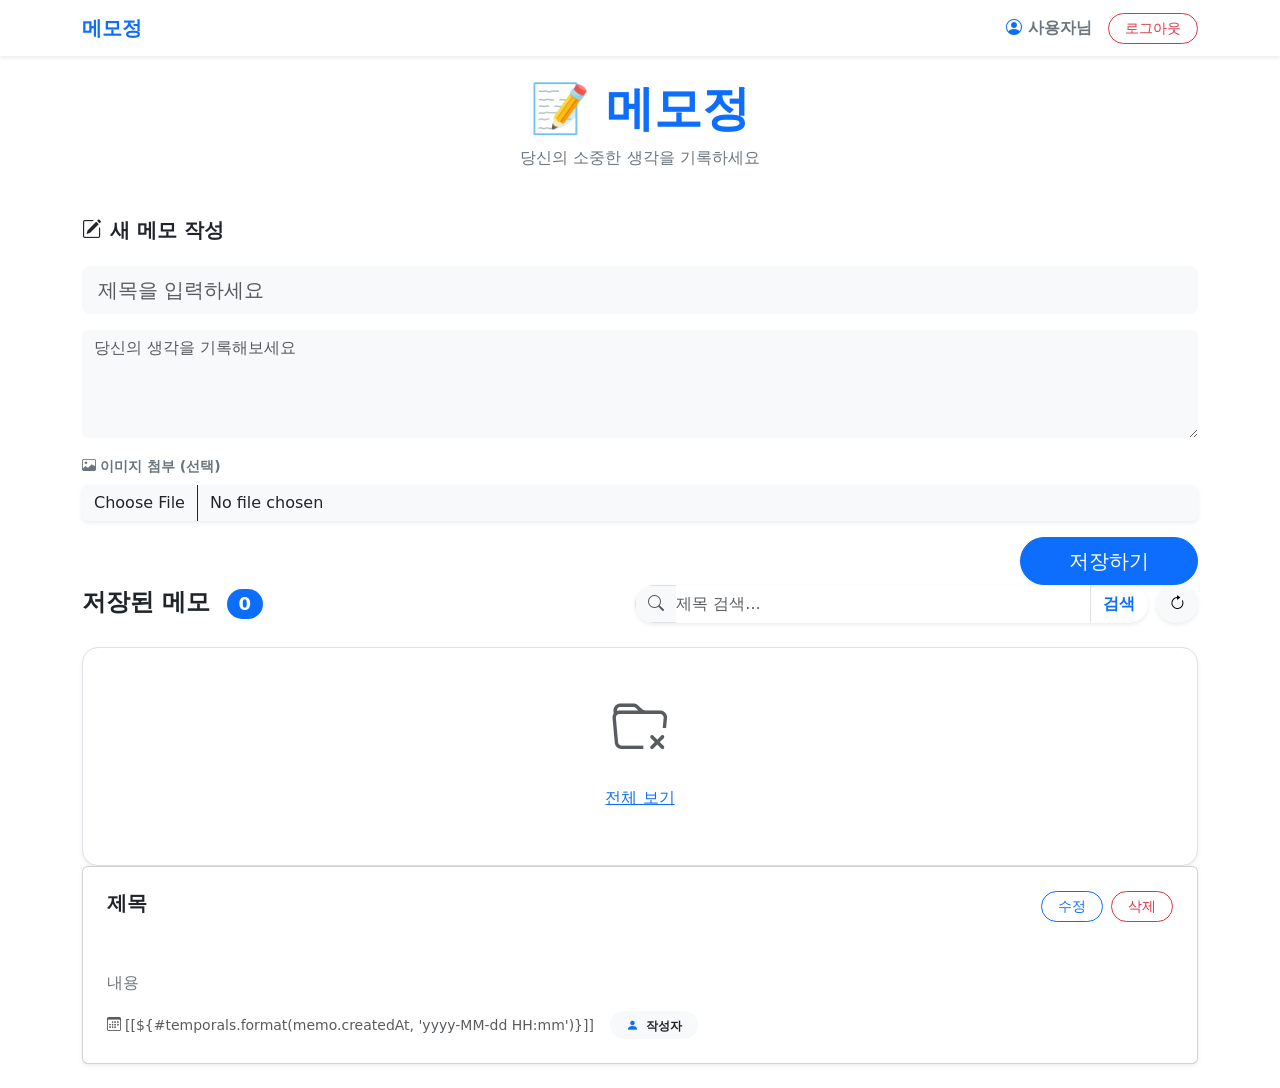
<file: src/main/resources/templates/index.html>
<!DOCTYPE html>
<html xmlns:th="http://www.thymeleaf.org">
<head>
    <meta charset="UTF-8">
    <meta name="viewport" content="width=device-width, initial-scale=1.0">
    <title>메모정</title>
    <link href="https://cdn.jsdelivr.net/npm/bootstrap@5.3.0/dist/css/bootstrap.min.css" rel="stylesheet">
    <link rel="stylesheet" href="https://cdn.jsdelivr.net/npm/bootstrap-icons@1.11.0/font/bootstrap-icons.css">
	<link rel="stylesheet" th:href="@{/css/style.css}">
</head>

<body>
    <nav class="navbar navbar-expand-lg navbar-light bg-white shadow-sm mb-4">
        <div class="container">
            <a class="navbar-brand fw-bold text-primary" href="/">메모정</a>
            <div class="d-flex align-items-center">
                <span class="me-3 text-secondary fw-bold">
                    <i class="bi bi-person-circle text-primary"></i> 
                    <span th:text="${#authentication.name}">사용자</span>님
                </span>
                <form th:action="@{/logout}" method="post" class="m-0">
                    <button type="submit" class="btn btn-sm btn-outline-danger rounded-pill px-3">로그아웃</button>
                </form>
            </div>
        </div>
    </nav>

    <div class="container">
        <div class="text-center mb-5">
            <h1 class="display-5 fw-bold text-primary">📝 메모정</h1>
            <p class="text-secondary">당신의 소중한 생각을 기록하세요</p>
        </div>

        <div class="form-section">
            <h5 class="mb-4 fw-bold text-dark"><i class="bi bi-pencil-square me-2"></i>새 메모 작성</h5>
			<form action="/save" method="post" enctype="multipart/form-data"> <div class="mb-3">
			        <input type="text" name="title" class="form-control form-control-lg border-0 bg-light" placeholder="제목을 입력하세요" required>
			    </div>
			    <div class="mb-3">
			        <textarea name="content" class="form-control border-0 bg-light" rows="4" placeholder="당신의 생각을 기록해보세요"></textarea>
			    </div>
			    
				<div class="mb-3">
				    <label class="form-label text-secondary small fw-bold">
				        <i class="bi bi-image me-1"></i>이미지 첨부 (선택)
				    </label>
				    <input type="file" name="file" class="form-control border-0 bg-light shadow-sm custom-file-input">
				</div>

			    <div class="text-end">
			        <button type="submit" class="btn btn-primary btn-lg px-5 shadow-sm rounded-pill">저장하기</button>
			    </div>
			</form>
        </div>

        <div class="row mb-4 align-items-center">
            <div class="col-md-5">
                <h4 class="fw-bold m-0">
                    저장된 메모 
                    <span class="badge rounded-pill bg-primary ms-2" th:text="${memos.size()}">0</span>
                </h4>
            </div>
            <div class="col-md-7">
                <form action="/" method="get" class="d-flex gap-2 justify-content-end">
                    <div class="input-group shadow-sm overflow-hidden rounded-pill" style="width: 80%;">
                        <span class="input-group-text"><i class="bi bi-search text-muted"></i></span>
                        <input type="text" name="keyword" class="form-control border-0 ps-0" placeholder="제목 검색..." th:value="${param.keyword}">
                        <button type="submit" class="btn btn-white border-start text-primary fw-bold">검색</button>
                    </div>
                    <a href="/" class="btn btn-light shadow-sm rounded-circle" title="초기화"><i class="bi bi-arrow-clockwise"></i></a>
                </form>
            </div>
        </div>

        <div class="memo-list">
            <div th:if="${#lists.isEmpty(memos)}" class="text-center py-5 text-muted bg-white rounded-4 shadow-sm border">
                <i class="bi bi-folder-x display-4 mb-3 d-block"></i>
                <p class="h5" th:text="${param.keyword != null} ? '검색어와 일치하는 메모가 없습니다.' : '아직 작성된 메모가 없어요.'"></p>
                <a th:if="${param.keyword != null}" href="/" class="btn btn-link">전체 보기</a>
            </div>
            
			<div th:each="memo : ${memos}" class="card memo-card mb-4 shadow-sm">
			    <div class="card-body p-4">
			        <div class="d-flex justify-content-between align-items-start">
			            <div class="w-75">
			                <h5 class="card-title fw-bold text-dark mb-1" th:text="${memo.title}">제목</h5>
			                
			                <div th:if="${memo.fileName != null}" class="my-3 text-center">
			                    <img th:src="@{|/files/${memo.fileName}|}" class="img-fluid rounded-3 shadow-sm" style="max-height: 300px;">
			                </div>

			                <p class="card-text text-secondary mb-3" th:text="${memo.content}">내용</p>
                
                            <div class="d-flex align-items-center gap-3">
                                <small class="text-muted"><i class="bi bi-calendar3 me-1"></i>[[${#temporals.format(memo.createdAt, 'yyyy-MM-dd HH:mm')}]]</small>
                                <span class="badge bg-light text-dark border-0 py-2 px-3 rounded-pill">
                                    <i class="bi bi-person-fill me-1 text-primary"></i> 
                                    <span th:text="${memo.author != null ? memo.author.username : '익명'}">작성자</span>
                                </span>
                            </div>
                        </div>
                        <div class="d-flex gap-2">
                            <a th:href="@{'/edit/' + ${memo.id}}" class="btn btn-outline-primary btn-sm rounded-pill px-3">수정</a>
                            <a th:href="@{'/delete/' + ${memo.id}}" 
                               onclick="return confirm('정말 삭제하시겠습니까?')" 
                               class="btn btn-outline-danger btn-sm rounded-pill px-3">삭제</a>
                        </div>
                    </div>
                </div>
            </div>
        </div>
    </div>

    <script src="https://cdn.jsdelivr.net/npm/bootstrap@5.3.0/dist/js/bootstrap.bundle.min.js"></script>
</body>
</html>
</file>
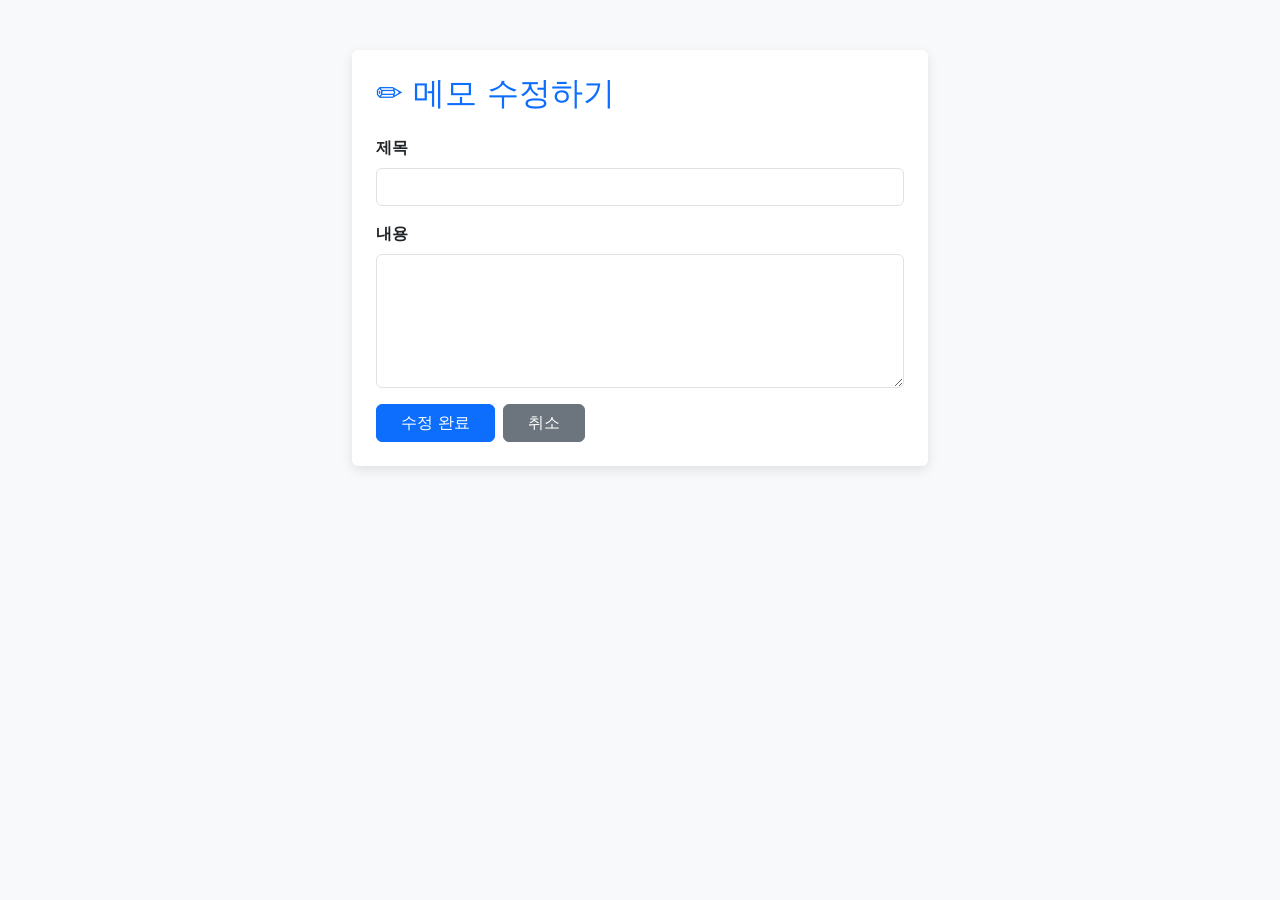
<file: src/main/resources/templates/edit.html>
<!DOCTYPE html>
<html xmlns:th="http://www.thymeleaf.org">
<head>
    <meta charset="UTF-8">
    <title>메모 수정하기</title>
    <link href="https://cdn.jsdelivr.net/npm/bootstrap@5.3.0/dist/css/bootstrap.min.css" rel="stylesheet">
    <style>
        body { background-color: #f8f9fa; }
        .container { max-width: 600px; margin-top: 50px; }
        .card { border: none; box-shadow: 0 4px 12px rgba(0,0,0,0.1); }
    </style>
</head>
<body>

<div class="container">
    <div class="card p-4">
        <h2 class="mb-4 text-primary">✏️ 메모 수정하기</h2>
        
        <form action="/update" method="post">
            <input type="hidden" name="id" th:value="${memo.id}">
            
            <div class="mb-3">
                <label class="form-label fw-bold">제목</label>
                <input type="text" name="title" class="form-control" th:value="${memo.title}" required>
            </div>
            
            <div class="mb-3">
                <label class="form-label fw-bold">내용</label>
                <textarea name="content" class="form-control" rows="5" th:text="${memo.content}"></textarea>
            </div>
            
            <div class="d-flex gap-2">
                <button type="submit" class="btn btn-primary px-4">수정 완료</button>
                <a href="/" class="btn btn-secondary px-4">취소</a>
            </div>
        </form>
    </div>
</div>

</body>
</html>
</file>
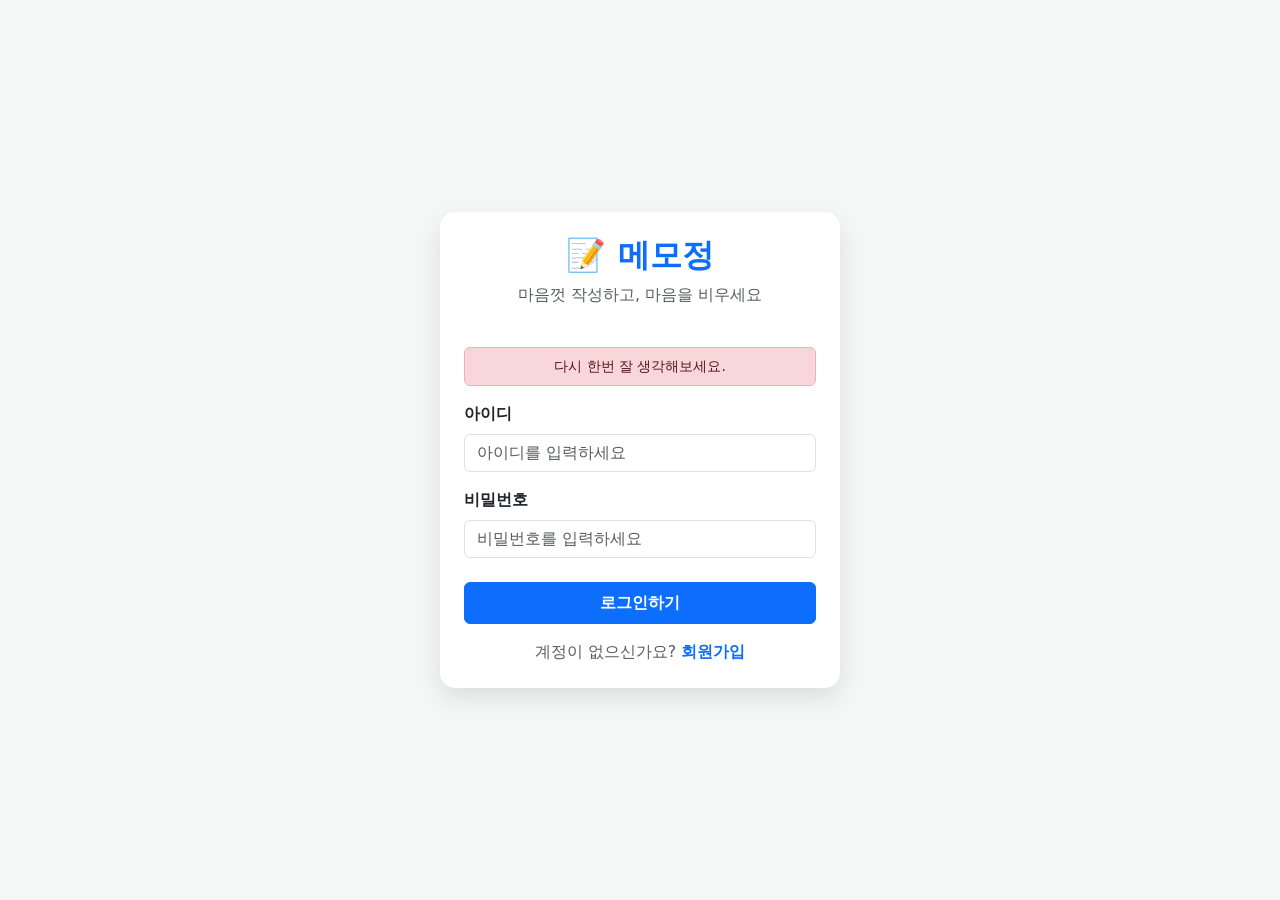
<file: src/main/resources/templates/login.html>
<!DOCTYPE html>
<html xmlns:th="http://www.thymeleaf.org">
<head>
    <meta charset="UTF-8">
    <title>로그인 - 메모정 </title>
    <link href="https://cdn.jsdelivr.net/npm/bootstrap@5.3.0/dist/css/bootstrap.min.css" rel="stylesheet">
    <style>
        body { background-color: #f4f7f6; display: flex; align-items: center; justify-content: center; height: 100vh; }
        .login-card { width: 100%; max-width: 400px; border: none; border-radius: 15px; box-shadow: 0 10px 25px rgba(0,0,0,0.1); }
    </style>
</head>
<body>
    <div class="card login-card p-4">
        <div class="text-center mb-4">
            <h2 class="fw-bold text-primary">📝 메모정</h2>
            <p class="text-muted">마음껏 작성하고, 마음을 비우세요</p>
        </div>

        <div th:if="${param.error}" class="alert alert-danger p-2 small text-center">
            다시 한번 잘 생각해보세요.
        </div>

        <form th:action="@{/login}" method="post">
            <div class="mb-3">
                <label class="form-label fw-bold">아이디</label>
                <input type="text" name="username" class="form-control" placeholder="아이디를 입력하세요" required>
            </div>
            <div class="mb-3">
                <label class="form-label fw-bold">비밀번호</label>
                <input type="password" name="password" class="form-control" placeholder="비밀번호를 입력하세요" required>
            </div>
            <button type="submit" class="btn btn-primary w-100 fw-bold py-2 mt-2">로그인하기</button>
			<div class="text-center mt-3">
				    <span class="text-muted">계정이 없으신가요?</span>
				    <a th:href="@{/user/signup}" class="text-primary fw-bold text-decoration-none">회원가입</a>
			</div>
        </form>
    </div>
	
</body>
</html>
</file>
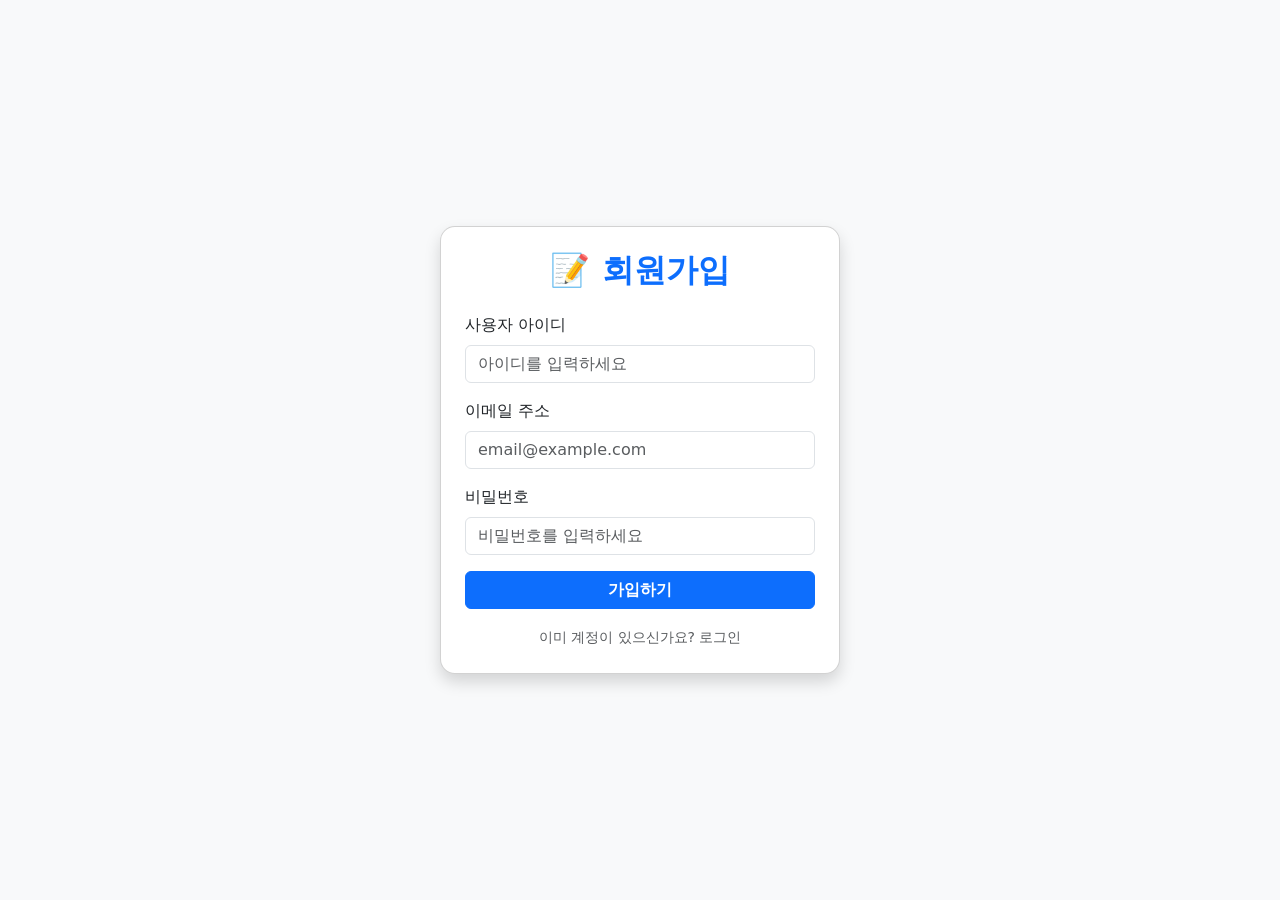
<file: src/main/resources/templates/signup.html>
<!DOCTYPE html>
<html xmlns:th="http://www.thymeleaf.org">
<head>
    <meta charset="UTF-8">
    <title>회원가입 - 메모정</title>
    <link href="https://cdn.jsdelivr.net/npm/bootstrap@5.3.0/dist/css/bootstrap.min.css" rel="stylesheet">
</head>
<body class="bg-light">
    <div class="container d-flex justify-content-center align-items-center" style="min-height: 100vh;">
        <div class="card p-4 shadow" style="width: 100%; max-width: 400px; border-radius: 15px;">
            <h2 class="text-center mb-4 fw-bold text-primary">📝 회원가입</h2>
            <form th:action="@{/user/signup}" method="post">
                <div class="mb-3">
                    <label class="form-label">사용자 아이디</label>
                    <input type="text" name="username" class="form-control" placeholder="아이디를 입력하세요" required>
                </div>
                <div class="mb-3">
                    <label class="form-label">이메일 주소</label>
                    <input type="email" name="email" class="form-control" placeholder="email@example.com" required>
                </div>
                <div class="mb-3">
                    <label class="form-label">비밀번호</label>
                    <input type="password" name="password" class="form-control" placeholder="비밀번호를 입력하세요" required>
                </div>
                <button type="submit" class="btn btn-primary w-100 fw-bold">가입하기</button>
            </form>
            <div class="text-center mt-3">
                <a th:href="@{/login}" class="small text-muted text-decoration-none">이미 계정이 있으신가요? 로그인</a>
            </div>
        </div>
    </div>
</body>
</html>
</file>
